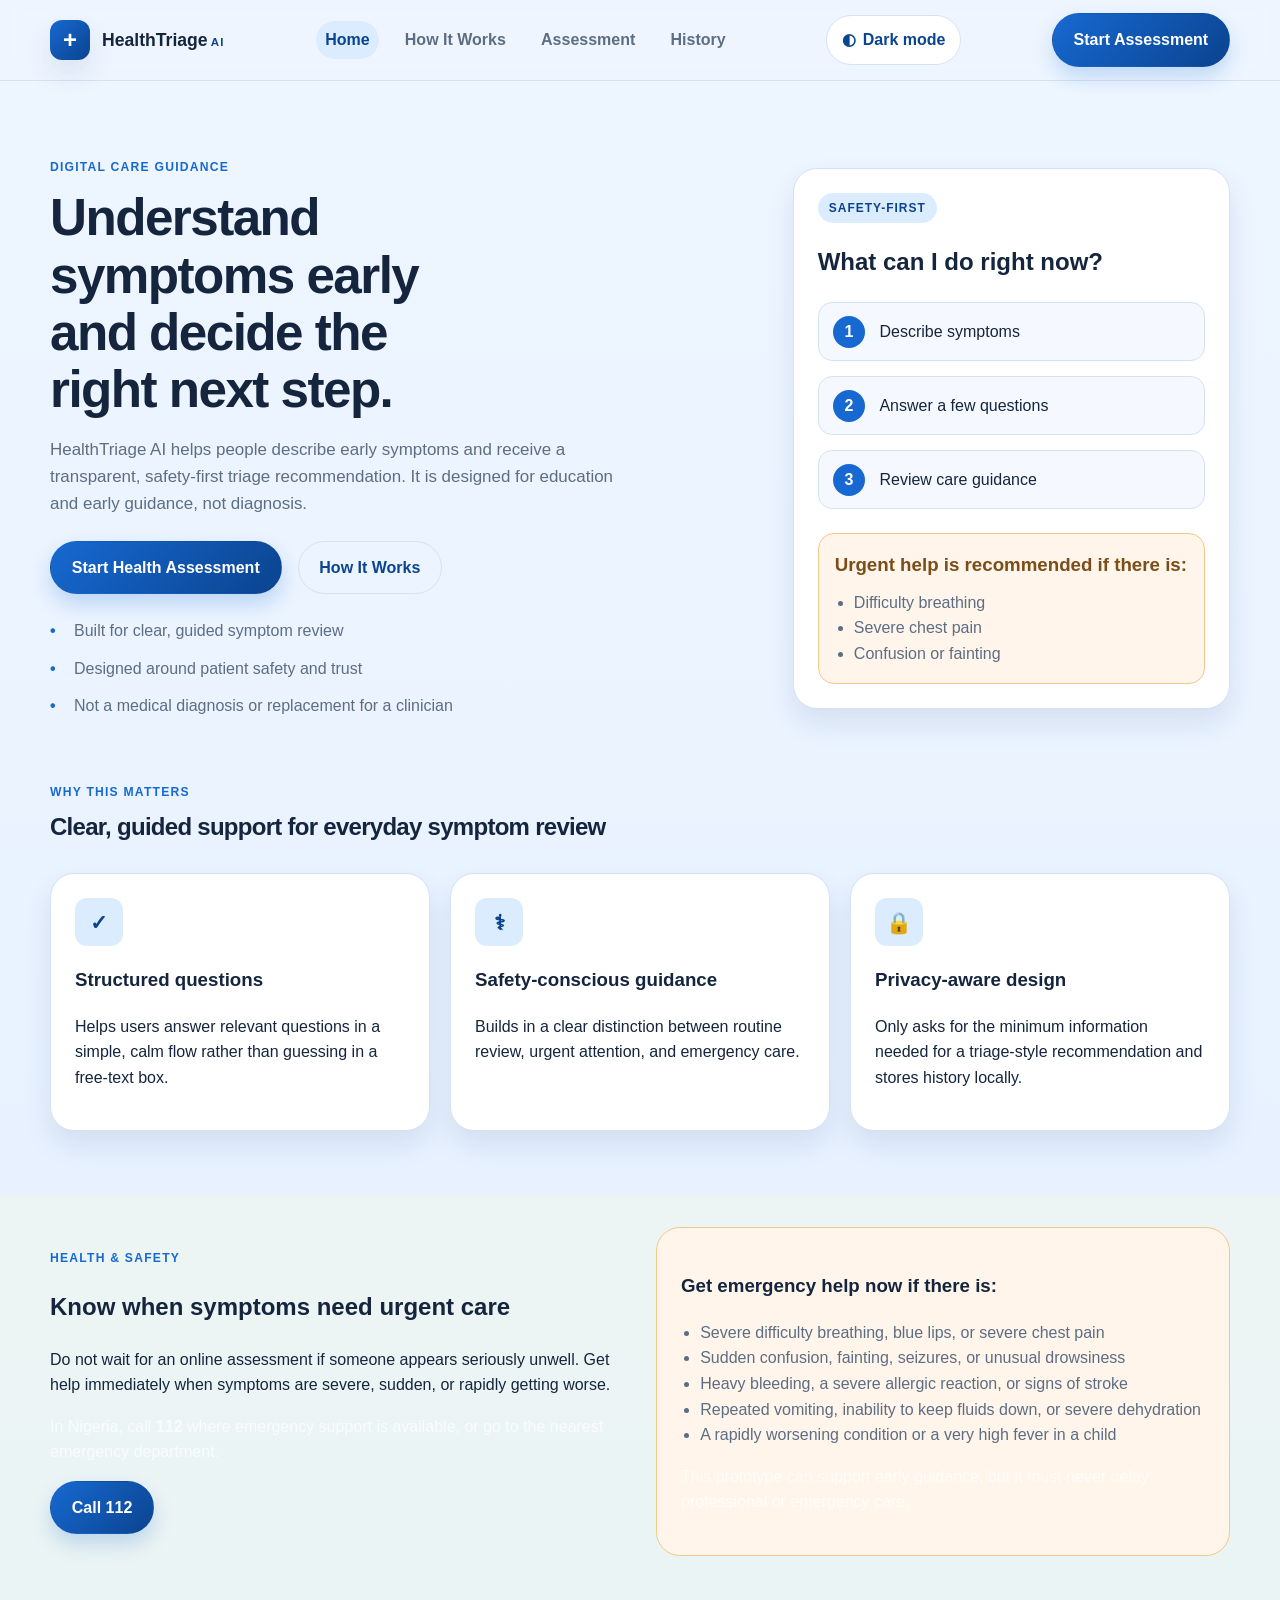
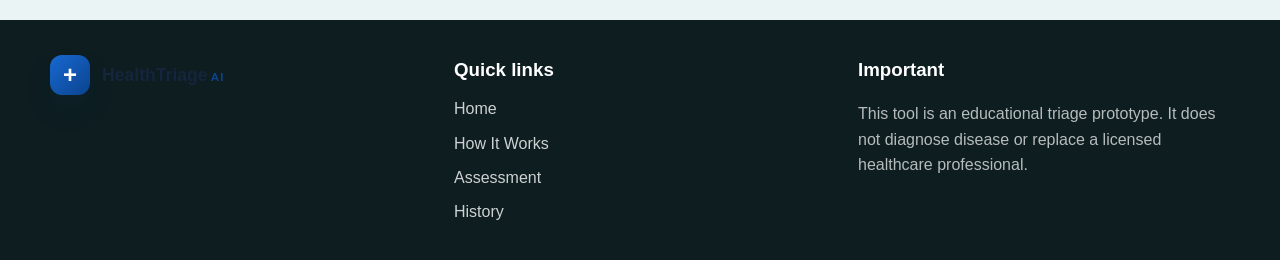
<file: index.html>
<!DOCTYPE html>
<html lang="en">
  <head>
    <meta charset="UTF-8" />
    <meta name="viewport" content="width=device-width, initial-scale=1.0" />
    <meta
      name="description"
      content="HealthTriage AI is a safe, educational triage prototype for understanding early symptoms and deciding the appropriate level of care."
    />
    <title>HealthTriage AI | Home</title>
    <link rel="stylesheet" href="style.css" />
    <script src="script.js" defer></script>
  </head>
  <body data-page="home">
    <header class="site-header">
      <div class="container nav-wrap">
        <a href="index.html" class="brand" aria-label="HealthTriage AI home">
          <span class="brand-mark">+</span>
          <span class="brand-copy">
            <strong>HealthTriage</strong>
            <small>AI</small>
          </span>
        </a>

        <nav class="main-nav" aria-label="Main navigation">
          <a href="index.html" class="active">Home</a>
          <a href="how-it-works.html">How It Works</a>
          <a href="assessment.html">Assessment</a>
          <a href="history.html">History</a>
        </nav>

        <button type="button" class="theme-toggle" aria-pressed="false" aria-label="Switch to dark mode"></button>
        <a href="assessment.html" class="button button-primary nav-cta">Start Assessment</a>
      </div>
    </header>

    <main>
      <section class="hero">
        <div class="container hero-grid">
          <div class="hero-copy">
            <p class="eyebrow">Digital care guidance</p>
            <h1>Understand symptoms early and decide the right next step.</h1>
            <p class="lead">
              HealthTriage AI helps people describe early symptoms and receive a transparent,
              safety-first triage recommendation. It is designed for education and early guidance,
              not diagnosis.
            </p>

            <div class="cta-row">
              <a href="assessment.html" class="button button-primary">Start Health Assessment</a>
              <a href="how-it-works.html" class="button button-secondary">How It Works</a>
            </div>

            <ul class="mini-trust-list" aria-label="Product safety signals">
              <li>Built for clear, guided symptom review</li>
              <li>Designed around patient safety and trust</li>
              <li>Not a medical diagnosis or replacement for a clinician</li>
            </ul>
          </div>

          <div class="hero-panel card">
            <div class="panel-callout">
              <span class="tag">Safety-first</span>
              <h2>What can I do right now?</h2>
            </div>

            <div class="mini-steps">
              <div class="mini-step">
                <strong>1</strong>
                <span>Describe symptoms</span>
              </div>
              <div class="mini-step">
                <strong>2</strong>
                <span>Answer a few questions</span>
              </div>
              <div class="mini-step">
                <strong>3</strong>
                <span>Review care guidance</span>
              </div>
            </div>

            <div class="urgent-box">
              <h3>Urgent help is recommended if there is:</h3>
              <ul>
                <li>Difficulty breathing</li>
                <li>Severe chest pain</li>
                <li>Confusion or fainting</li>
              </ul>
            </div>
          </div>
        </div>
      </section>

      <section class="section features">
        <div class="container">
          <div class="section-heading">
            <p class="eyebrow">Why this matters</p>
            <h2>Clear, guided support for everyday symptom review</h2>
          </div>

          <div class="feature-grid">
            <article class="card feature-item">
              <div class="feature-icon">✓</div>
              <h3>Structured questions</h3>
              <p>Helps users answer relevant questions in a simple, calm flow rather than guessing in a free-text box.</p>
            </article>

            <article class="card feature-item">
              <div class="feature-icon">⚕</div>
              <h3>Safety-conscious guidance</h3>
              <p>Builds in a clear distinction between routine review, urgent attention, and emergency care.</p>
            </article>

            <article class="card feature-item">
              <div class="feature-icon">🔒</div>
              <h3>Privacy-aware design</h3>
              <p>Only asks for the minimum information needed for a triage-style recommendation and stores history locally.</p>
            </article>
          </div>
        </div>
      </section>

      <section class="section alt-bg">
        <div class="container split-grid">
          <div>
            <p class="eyebrow">Health &amp; safety</p>
            <h2>Know when symptoms need urgent care</h2>
            <p>
              Do not wait for an online assessment if someone appears seriously unwell. Get help
              immediately when symptoms are severe, sudden, or rapidly getting worse.
            </p>
            <p class="small-text">
              In Nigeria, call <strong>112</strong> where emergency support is available, or go to
              the nearest emergency department.
            </p>
            <a class="button button-primary" href="tel:112">Call 112</a>
          </div>

          <div class="alert-box">
            <h3>Get emergency help now if there is:</h3>
            <ul>
              <li>Severe difficulty breathing, blue lips, or severe chest pain</li>
              <li>Sudden confusion, fainting, seizures, or unusual drowsiness</li>
              <li>Heavy bleeding, a severe allergic reaction, or signs of stroke</li>
              <li>Repeated vomiting, inability to keep fluids down, or severe dehydration</li>
              <li>A rapidly worsening condition or a very high fever in a child</li>
            </ul>
            <p class="small-text">This prototype can support early guidance, but it must never delay professional or emergency care.</p>
          </div>
        </div>
      </section>
    </main>

    <footer class="site-footer">
      <div class="container footer-grid">
        <div>
          <a href="index.html" class="brand footer-brand">
            <span class="brand-mark">+</span>
            <span class="brand-copy">
              <strong>HealthTriage</strong>
              <small>AI</small>
            </span>
          </a>
        </div>

        <div>
          <h3>Quick links</h3>
          <ul>
            <li><a href="index.html">Home</a></li>
            <li><a href="how-it-works.html">How It Works</a></li>
            <li><a href="assessment.html">Assessment</a></li>
            <li><a href="history.html">History</a></li>
          </ul>
        </div>

        <div>
          <h3>Important</h3>
          <p class="small-text">
            This tool is an educational triage prototype. It does not diagnose disease or replace a licensed healthcare professional.
          </p>
        </div>
      </div>
    </footer>
  </body>
</html>
</file>
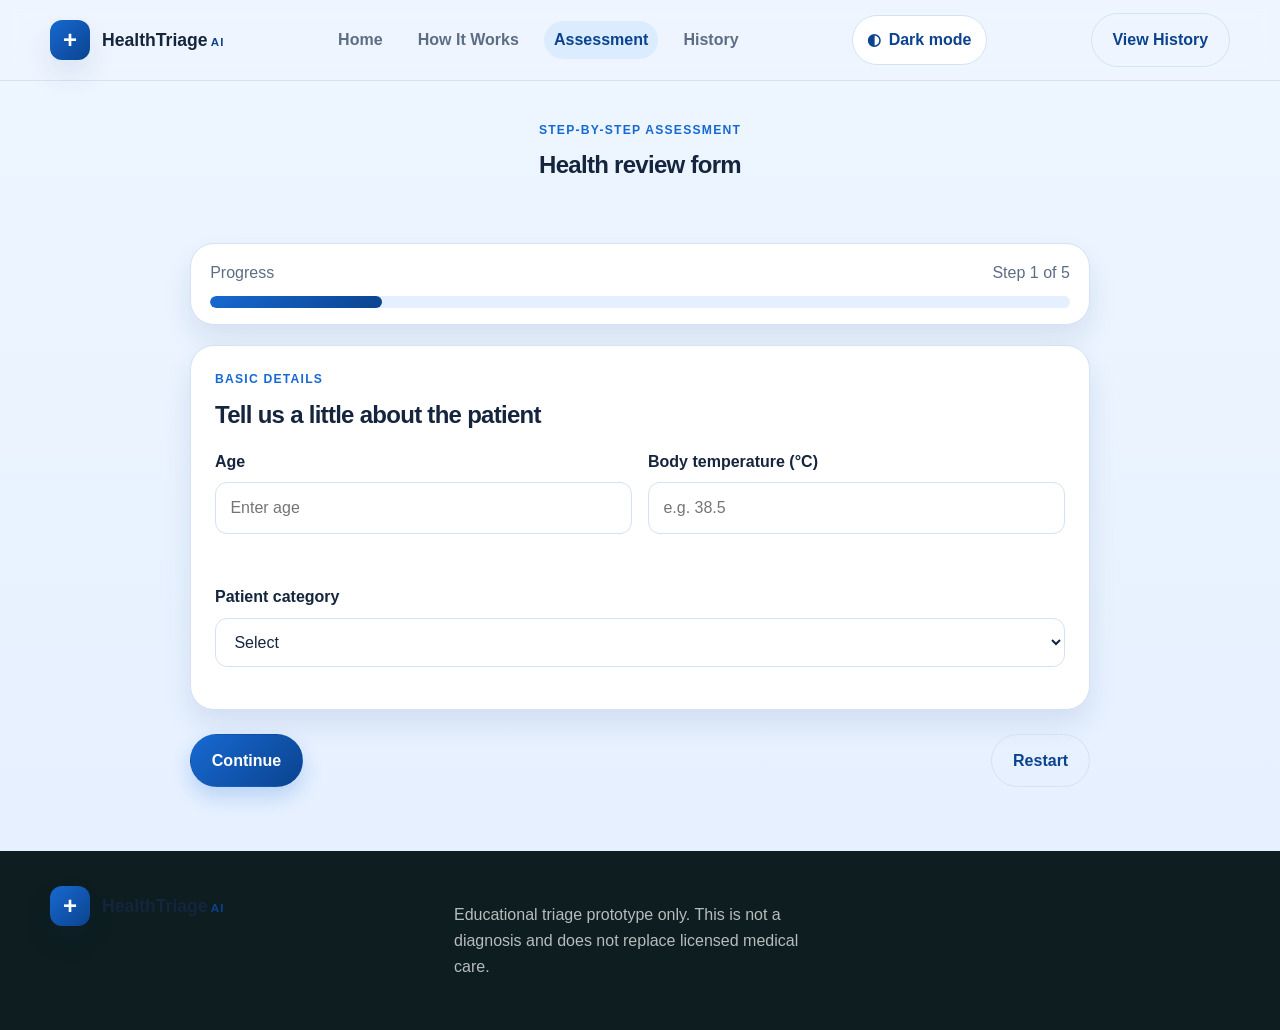
<file: assessment.html>
<!DOCTYPE html>
<html lang="en">
  <head>
    <meta charset="UTF-8" />
    <meta name="viewport" content="width=device-width, initial-scale=1.0" />
    <meta name="description" content="Complete the digital symptom assessment for a conservative triage recommendation." />
    <title>HealthTriage AI | Assessment</title>
    <link rel="stylesheet" href="style.css" />
    <script src="script.js" defer></script>
  </head>
  <body data-page="assessment">
    <header class="site-header">
      <div class="container nav-wrap">
        <a href="index.html" class="brand" aria-label="HealthTriage AI home">
          <span class="brand-mark">+</span>
          <span class="brand-copy">
            <strong>HealthTriage</strong>
            <small>AI</small>
          </span>
        </a>

        <nav class="main-nav" aria-label="Main navigation">
          <a href="index.html">Home</a>
          <a href="how-it-works.html">How It Works</a>
          <a href="assessment.html" class="active">Assessment</a>
          <a href="history.html">History</a>
        </nav>

        <button type="button" class="theme-toggle" aria-pressed="false" aria-label="Switch to dark mode"></button>
        <a href="history.html" class="button button-secondary nav-cta">View History</a>
      </div>
    </header>

    <main>
      <section class="page-hero small-hero">
        <div class="container narrow">
          <p class="eyebrow">Step-by-step assessment</p>
          <h1>Health review form</h1>
        </div>
      </section>

      <section class="section">
        <div class="container form-shell">
          <div class="assessment-progress card">
            <div class="progress-row">
              <span class="progress-label">Progress</span>
              <span id="progressText">Step 1 of 5</span>
            </div>
            <div class="progress-bar" aria-hidden="true">
              <span id="progressFill"></span>
            </div>
          </div>

          <form id="assessmentForm" novalidate>
            <div id="formStatus" class="form-status" aria-live="polite"></div>

            <section class="step-panel active" data-step="1">
              <div class="panel-header">
                <p class="eyebrow">Basic details</p>
                <h2>Tell us a little about the patient</h2>
              </div>

              <div class="field-grid two-col">
                <div class="field">
                  <label for="age">Age</label>
                  <input id="age" name="age" type="number" min="0" max="120" placeholder="Enter age" required />
                  <small class="field-error" data-error-for="age"></small>
                </div>

                <div class="field">
                  <label for="temperature">Body temperature (°C)</label>
                  <input id="temperature" name="temperature" type="number" min="34" max="45" step="0.1" placeholder="e.g. 38.5" required />
                  <small class="field-error" data-error-for="temperature"></small>
                </div>
              </div>

              <div class="field">
                <label for="gender">Patient category</label>
                <select id="gender" name="gender">
                  <option value="">Select</option>
                  <option value="adult">Adult</option>
                  <option value="child">Child</option>
                  <option value="pregnant">Pregnant person</option>
                  <option value="older-adult">Older adult</option>
                </select>
              </div>
            </section>

            <section class="step-panel" data-step="2">
              <div class="panel-header">
                <p class="eyebrow">Main symptoms</p>
                <h2>Which symptoms are currently present?</h2>
              </div>

              <div class="check-grid">
                <label class="option-card"><input type="checkbox" name="symptoms" value="fever" /> <span>Fever</span></label>
                <label class="option-card"><input type="checkbox" name="symptoms" value="cough" /> <span>Cough</span></label>
                <label class="option-card"><input type="checkbox" name="symptoms" value="fatigue" /> <span>Fatigue / weakness</span></label>
                <label class="option-card"><input type="checkbox" name="symptoms" value="headache" /> <span>Headache</span></label>
                <label class="option-card"><input type="checkbox" name="symptoms" value="vomiting" /> <span>Vomiting</span></label>
                <label class="option-card"><input type="checkbox" name="symptoms" value="diarrhoea" /> <span>Diarrhoea</span></label>
                <label class="option-card"><input type="checkbox" name="symptoms" value="shortness-of-breath" /> <span>Shortness of breath</span></label>
                <label class="option-card"><input type="checkbox" name="symptoms" value="chest-pain" /> <span>Chest pain</span></label>
              </div>
              <small class="field-error" data-error-for="symptoms"></small>
            </section>

            <section class="step-panel" data-step="3">
              <div class="panel-header">
                <p class="eyebrow">Symptom details</p>
                <h2>How long and how severe are the symptoms?</h2>
              </div>

              <div class="field">
                <label for="duration">How long have symptoms been present?</label>
                <select id="duration" name="duration" required>
                  <option value="">Select duration</option>
                  <option value="less-than-24-hours">Less than 24 hours</option>
                  <option value="1-to-3-days">1 to 3 days</option>
                  <option value="4-to-7-days">4 to 7 days</option>
                  <option value="more-than-7-days">More than 7 days</option>
                  <option value="several-weeks">Several weeks</option>
                </select>
                <small class="field-error" data-error-for="duration"></small>
              </div>

              <div class="field">
                <label>Overall severity</label>
                <div class="radio-stack">
                  <label class="option-row"><input type="radio" name="severity" value="mild" /> <span>Mild</span></label>
                  <label class="option-row"><input type="radio" name="severity" value="moderate" /> <span>Moderate</span></label>
                  <label class="option-row"><input type="radio" name="severity" value="severe" /> <span>Severe</span></label>
                </div>
                <small class="field-error" data-error-for="severity"></small>
              </div>
            </section>

            <section class="step-panel" data-step="4">
              <div class="panel-header">
                <p class="eyebrow">Urgent warning signs</p>
                <h2>Are any of these warning signs present?</h2>
              </div>

              <div class="check-grid">
                <label class="option-card"><input type="checkbox" name="warningSigns" value="breathing" /> <span>Difficulty breathing</span></label>
                <label class="option-card"><input type="checkbox" name="warningSigns" value="confusion" /> <span>Confusion</span></label>
                <label class="option-card"><input type="checkbox" name="warningSigns" value="fainting" /> <span>Fainting</span></label>
                <label class="option-card"><input type="checkbox" name="warningSigns" value="severe-dehydration" /> <span>Severe dehydration</span></label>
                <label class="option-card"><input type="checkbox" name="warningSigns" value="severe-pain" /> <span>Severe pain</span></label>
                <label class="option-card"><input type="checkbox" name="warningSigns" value="bleeding" /> <span>Severe bleeding</span></label>
              </div>
            </section>

            <section class="step-panel" data-step="5">
              <div class="panel-header">
                <p class="eyebrow">Review</p>
                <h2>Check your summary before submitting</h2>
              </div>

              <div class="review-box card">
                <div id="reviewSummary"></div>
              </div>

              <div class="field">
                <label for="notes">Anything else important to mention?</label>
                <textarea id="notes" name="notes" rows="4" placeholder="Optional: recent travel, allergies, pregnancy, chronic conditions, or other concerns."></textarea>
              </div>
            </section>

            <div class="form-actions">
              <button type="button" id="backBtn" class="button button-secondary hidden">Back</button>
              <button type="button" id="nextBtn" class="button button-primary">Continue</button>
              <button type="submit" id="submitBtn" class="button button-primary hidden">Submit Assessment</button>
              <button type="button" id="restartAssessmentBtn" class="button button-secondary">Restart</button>
            </div>
          </form>
        </div>
      </section>
    </main>

    <footer class="site-footer">
      <div class="container footer-grid">
        <div>
          <a href="index.html" class="brand footer-brand">
            <span class="brand-mark">+</span>
            <span class="brand-copy">
              <strong>HealthTriage</strong>
              <small>AI</small>
            </span>
          </a>
        </div>
        <div>
          <p class="small-text">Educational triage prototype only. This is not a diagnosis and does not replace licensed medical care.</p>
        </div>
      </div>
    </footer>
  </body>
</html>
</file>
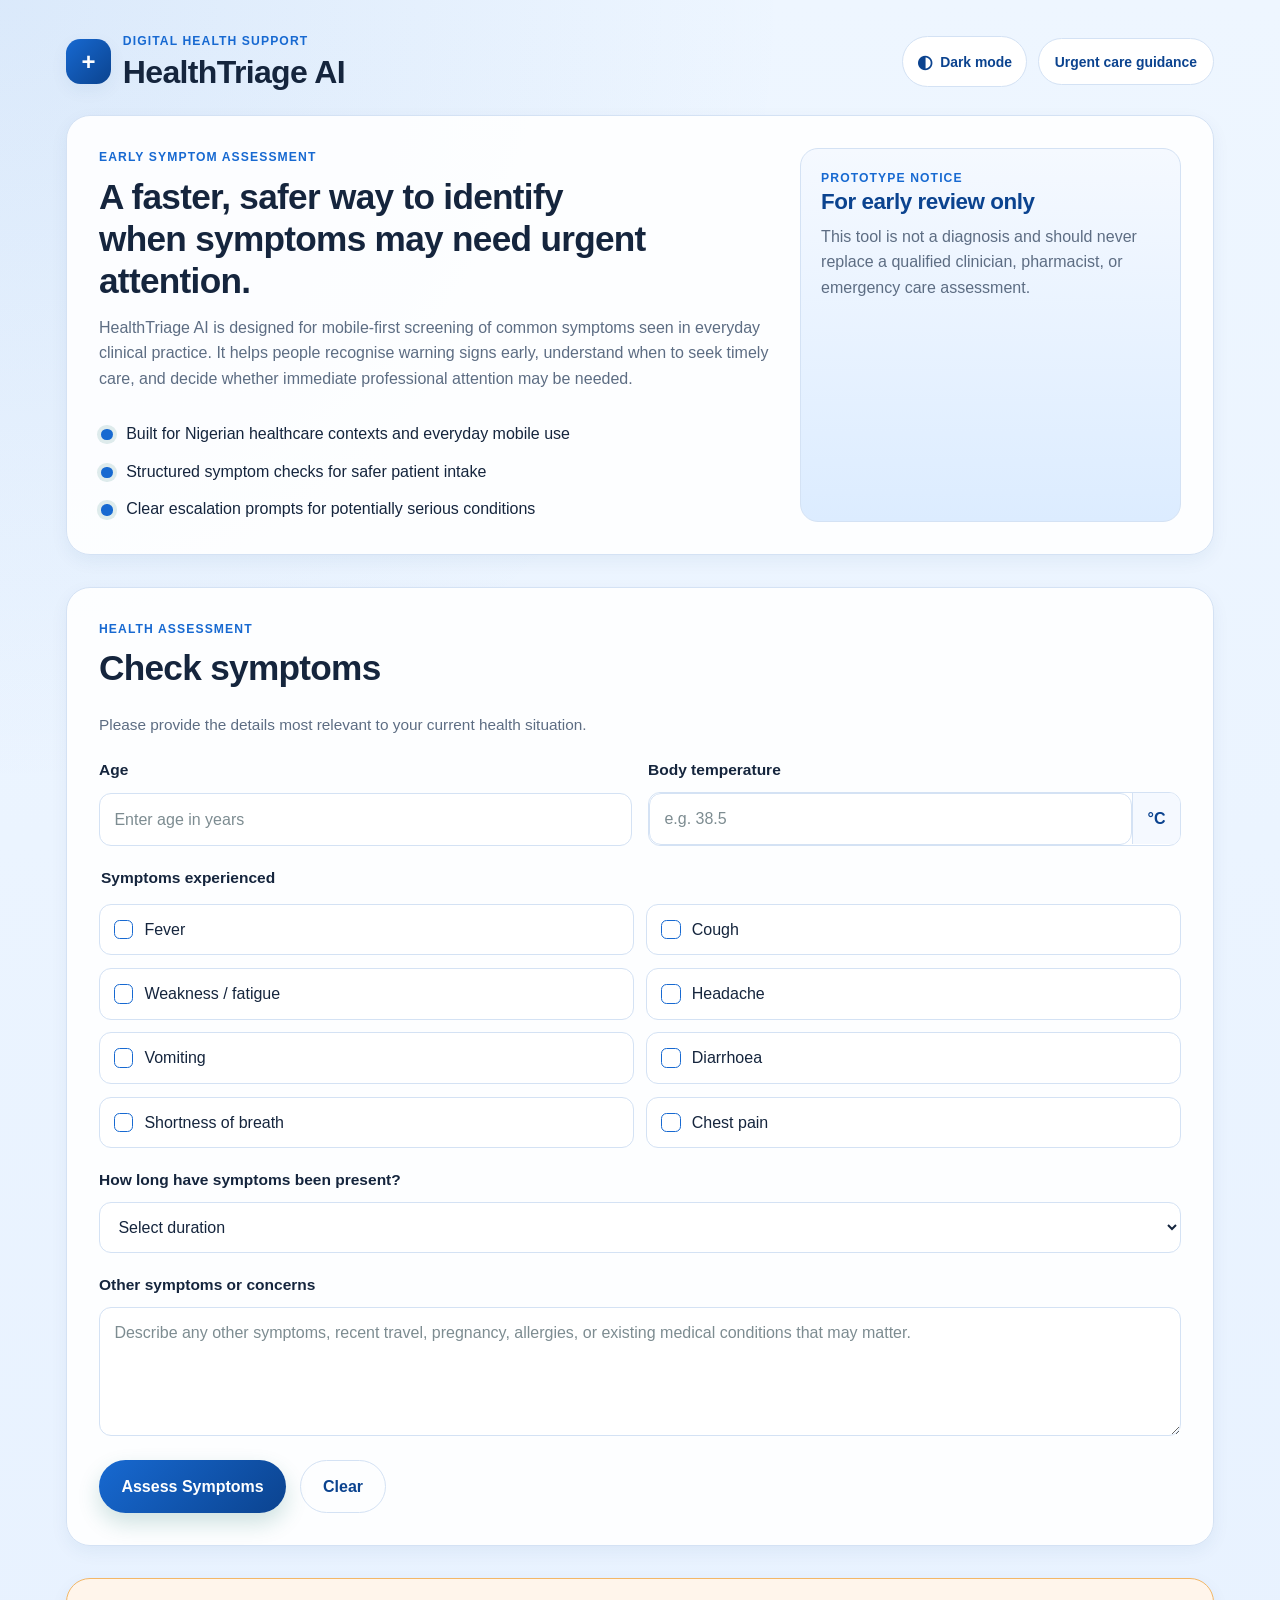
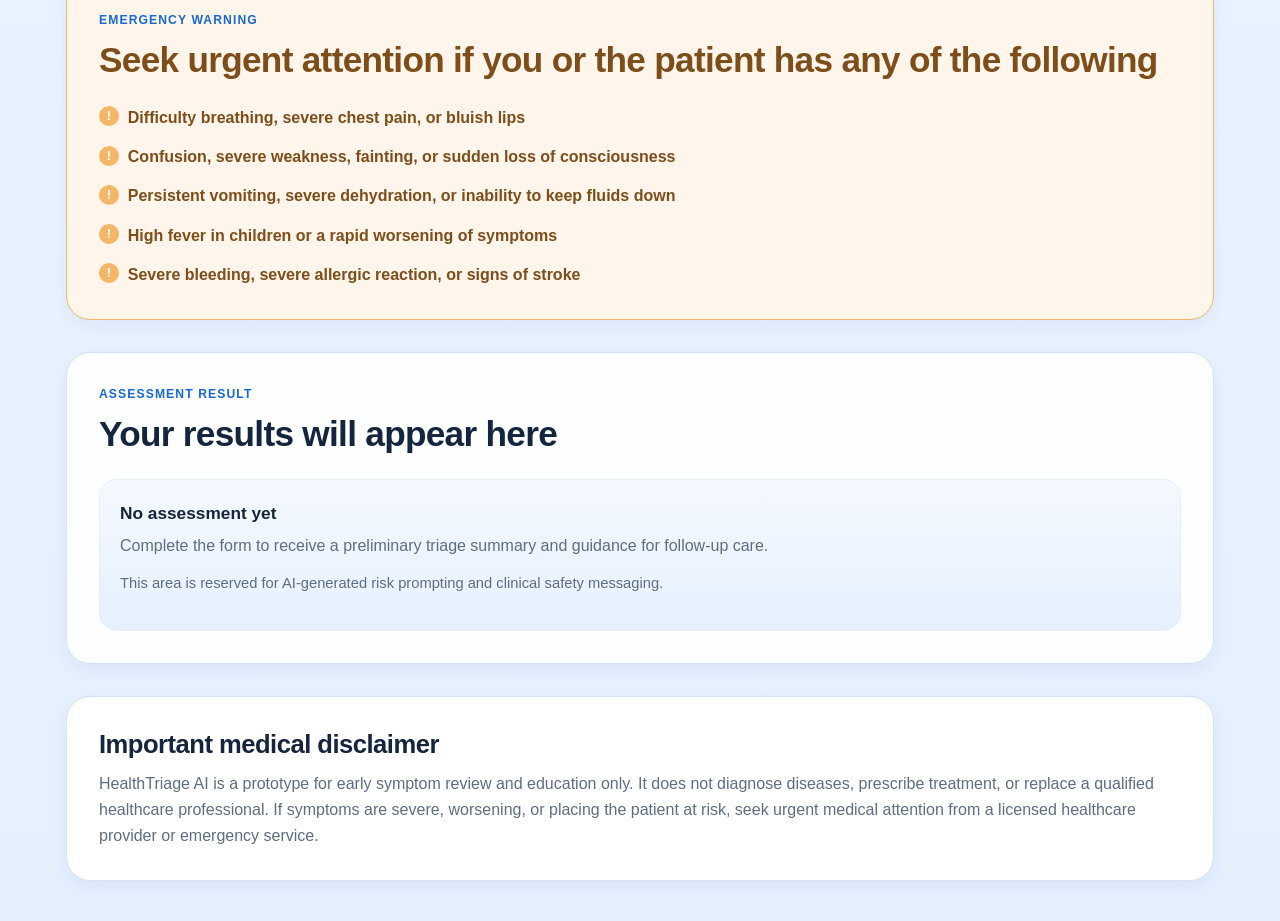
<file: Health_ai.html>
<!DOCTYPE html>
<html lang="en">
  <head>
    <meta charset="UTF-8" />
    <meta name="viewport" content="width=device-width, initial-scale=1.0" />
    <meta
      name="description"
      content="HealthTriage AI helps users assess early symptoms and identify when to seek urgent healthcare attention."
    />
    <title>HealthTriage AI</title>
    <link rel="stylesheet" href="Health_ai.css" />
    <script src="Health_ai.js" defer></script>
  </head>
  <body>
    <div class="page-shell">
      <!-- ========================= HEADER ========================= -->
      <header class="topbar" aria-label="Primary site header">
        <div class="brand" aria-label="HealthTriage AI home">
          <div class="brand-mark" aria-hidden="true">+</div>
          <div class="brand-text">
            <p class="eyebrow">Digital health support</p>
            <h1>HealthTriage AI</h1>
          </div>
        </div>
        <div class="topbar-actions">
          <button class="mode-toggle" id="mode-toggle" type="button" aria-pressed="false" aria-label="Switch to dark mode">
            <span class="mode-icon" aria-hidden="true">◐</span>
            <span class="mode-label">Dark mode</span>
          </button>
          <a class="topbar-link" href="#emergency-warning">Urgent care guidance</a>
        </div>
      </header>

      <!-- ========================= MAIN CONTENT ========================= -->
      <main class="app-layout">
        <!-- HERO / INTRODUCTION -->
        <section class="intro-panel" aria-labelledby="intro-heading">
          <div class="intro-copy">
            <p class="section-tag">Early symptom assessment</p>
            <h2 id="intro-heading">A faster, safer way to identify when symptoms may need urgent attention.</h2>
            <p>
              HealthTriage AI is designed for mobile-first screening of common symptoms seen in everyday clinical practice.
              It helps people recognise warning signs early, understand when to seek timely care, and decide whether
              immediate professional attention may be needed.
            </p>
            <ul class="trust-points" aria-label="Key product features">
              <li>Built for Nigerian healthcare contexts and everyday mobile use</li>
              <li>Structured symptom checks for safer patient intake</li>
              <li>Clear escalation prompts for potentially serious conditions</li>
            </ul>
          </div>

          <aside class="info-card" aria-label="Prototype notice">
            <p class="card-label">Prototype notice</p>
            <h3>For early review only</h3>
            <p>
              This tool is not a diagnosis and should never replace a qualified clinician, pharmacist, or emergency care assessment.
            </p>
          </aside>
        </section>

        <!-- ASSESSMENT FORM -->
        <section class="triage-panel" aria-labelledby="assessment-title">
          <div class="panel-header">
            <p class="section-tag">Health assessment</p>
            <h2 id="assessment-title">Check symptoms</h2>
          </div>

          <form id="triage-form" aria-describedby="form-guidance">
            <p id="form-guidance" class="form-guidance">
              Please provide the details most relevant to your current health situation.
            </p>

            <div class="form-grid">
              <div class="field">
                <label for="age">Age</label>
                <input
                  id="age"
                  name="age"
                  type="number"
                  min="0"
                  max="120"
                  step="1"
                  placeholder="Enter age in years"
                  required
                />
              </div>

              <div class="field">
                <label for="temperature">Body temperature</label>
                <div class="input-with-unit">
                  <input
                    id="temperature"
                    name="temperature"
                    type="number"
                    min="34"
                    max="45"
                    step="0.1"
                    placeholder="e.g. 38.5"
                    required
                  />
                  <span aria-hidden="true">°C</span>
                </div>
              </div>
            </div>

            <fieldset class="symptom-fieldset">
              <legend>Symptoms experienced</legend>
              <div class="symptom-grid" role="group" aria-labelledby="symptom-legend">
                <label class="symptom-option">
                  <input type="checkbox" name="symptoms" value="fever" />
                  <span>Fever</span>
                </label>
                <label class="symptom-option">
                  <input type="checkbox" name="symptoms" value="cough" />
                  <span>Cough</span>
                </label>
                <label class="symptom-option">
                  <input type="checkbox" name="symptoms" value="fatigue" />
                  <span>Weakness / fatigue</span>
                </label>
                <label class="symptom-option">
                  <input type="checkbox" name="symptoms" value="headache" />
                  <span>Headache</span>
                </label>
                <label class="symptom-option">
                  <input type="checkbox" name="symptoms" value="vomiting" />
                  <span>Vomiting</span>
                </label>
                <label class="symptom-option">
                  <input type="checkbox" name="symptoms" value="diarrhoea" />
                  <span>Diarrhoea</span>
                </label>
                <label class="symptom-option">
                  <input type="checkbox" name="symptoms" value="breathing" />
                  <span>Shortness of breath</span>
                </label>
                <label class="symptom-option">
                  <input type="checkbox" name="symptoms" value="chest-pain" />
                  <span>Chest pain</span>
                </label>
              </div>
            </fieldset>

            <div class="field">
              <label for="duration">How long have symptoms been present?</label>
              <select id="duration" name="duration" required>
                <option value="">Select duration</option>
                <option value="less-than-24h">Less than 24 hours</option>
                <option value="1-3-days">1 to 3 days</option>
                <option value="4-7-days">4 to 7 days</option>
                <option value="more-than-7-days">More than 7 days</option>
                <option value="several-weeks">Several weeks</option>
              </select>
            </div>

            <div class="field">
              <label for="other-symptoms">Other symptoms or concerns</label>
              <textarea
                id="other-symptoms"
                name="other-symptoms"
                rows="4"
                placeholder="Describe any other symptoms, recent travel, pregnancy, allergies, or existing medical conditions that may matter."
              ></textarea>
            </div>

            <div class="action-row">
              <button type="submit" class="primary-button">Assess Symptoms</button>
              <button type="reset" class="secondary-button">Clear</button>
            </div>
          </form>
        </section>

        <!-- EMERGENCY WARNING -->
        <section class="warning-panel" id="emergency-warning" aria-labelledby="warning-title">
          <div class="panel-header">
            <p class="section-tag">Emergency warning</p>
            <h2 id="warning-title">Seek urgent attention if you or the patient has any of the following</h2>
          </div>

          <ul class="warning-list" aria-label="Emergency warning symptoms">
            <li>Difficulty breathing, severe chest pain, or bluish lips</li>
            <li>Confusion, severe weakness, fainting, or sudden loss of consciousness</li>
            <li>Persistent vomiting, severe dehydration, or inability to keep fluids down</li>
            <li>High fever in children or a rapid worsening of symptoms</li>
            <li>Severe bleeding, severe allergic reaction, or signs of stroke</li>
          </ul>
        </section>

        <!-- RESULTS AREA -->
        <section class="results-panel" aria-live="polite" aria-labelledby="results-title">
          <div class="panel-header">
            <p class="section-tag">Assessment result</p>
            <h2 id="results-title">Your results will appear here</h2>
          </div>

          <div class="result-empty" aria-live="polite">
            <p class="empty-title">No assessment yet</p>
            <p>
              Complete the form to receive a preliminary triage summary and guidance for follow-up care.
            </p>
            <p class="muted">This area is reserved for AI-generated risk prompting and clinical safety messaging.</p>
          </div>
        </section>

        <!-- DISCLAIMER -->
        <footer class="disclaimer" aria-labelledby="disclaimer-title">
          <h2 id="disclaimer-title">Important medical disclaimer</h2>
          <p>
            HealthTriage AI is a prototype for early symptom review and education only. It does not diagnose diseases,
            prescribe treatment, or replace a qualified healthcare professional. If symptoms are severe, worsening, or
            placing the patient at risk, seek urgent medical attention from a licensed healthcare provider or emergency service.
          </p>
        </footer>
      </main>
    </div>
  </body>
</html>
</file>
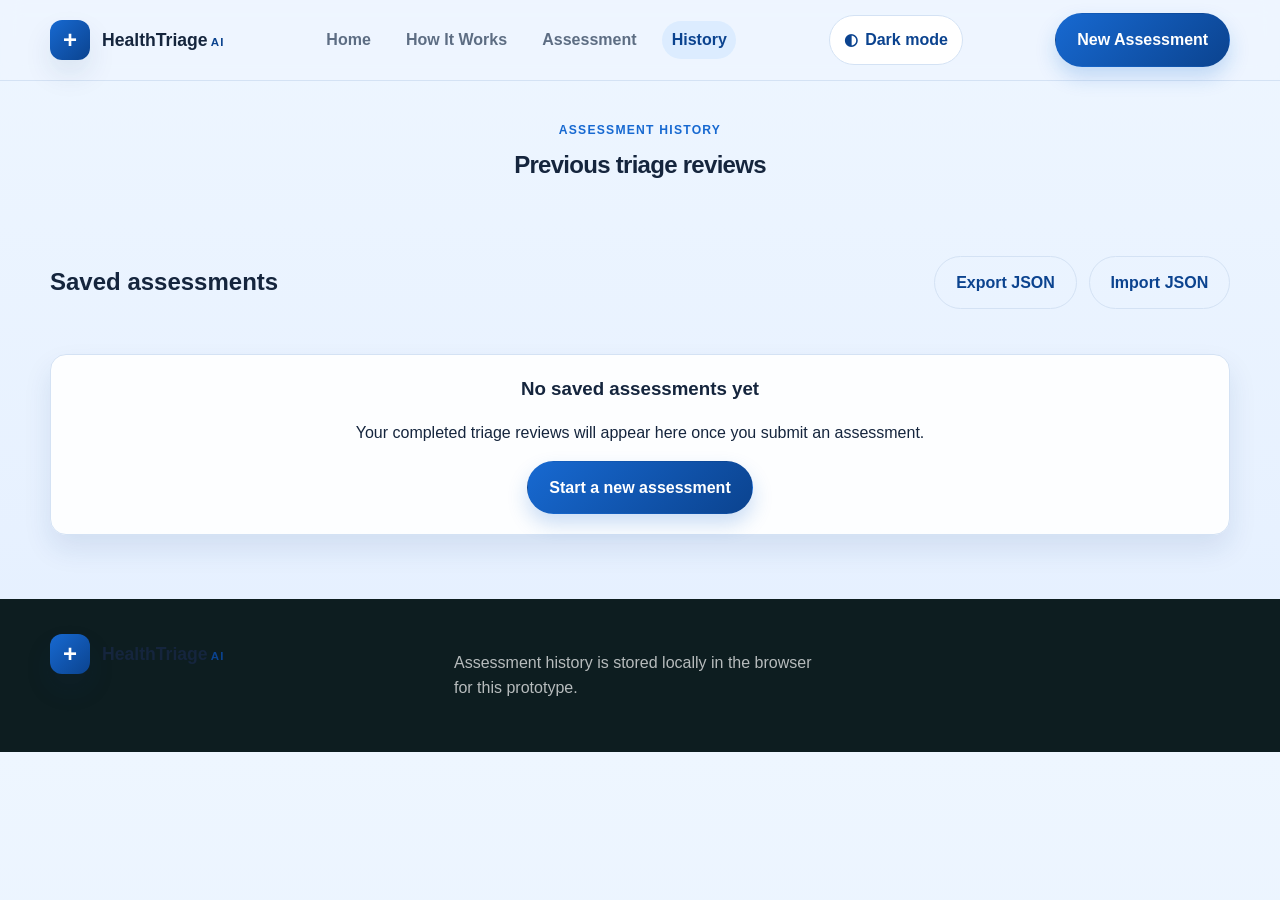
<file: history.html>
<!DOCTYPE html>
<html lang="en">
  <head>
    <meta charset="UTF-8" />
    <meta name="viewport" content="width=device-width, initial-scale=1.0" />
    <meta name="description" content="View previous HealthTriage AI assessment history stored locally in the browser." />
    <title>HealthTriage AI | History</title>
    <link rel="stylesheet" href="style.css" />
    <script src="script.js" defer></script>
  </head>
  <body data-page="history">
    <header class="site-header">
      <div class="container nav-wrap">
        <a href="index.html" class="brand" aria-label="HealthTriage AI home">
          <span class="brand-mark">+</span>
          <span class="brand-copy">
            <strong>HealthTriage</strong>
            <small>AI</small>
          </span>
        </a>

        <nav class="main-nav" aria-label="Main navigation">
          <a href="index.html">Home</a>
          <a href="how-it-works.html">How It Works</a>
          <a href="assessment.html">Assessment</a>
          <a href="history.html" class="active">History</a>
        </nav>

        <button type="button" class="theme-toggle" aria-pressed="false" aria-label="Switch to dark mode"></button>
        <a href="assessment.html" class="button button-primary nav-cta">New Assessment</a>
      </div>
    </header>

    <main>
      <section class="page-hero small-hero">
        <div class="container narrow">
          <p class="eyebrow">Assessment history</p>
          <h1>Previous triage reviews</h1>
        </div>
      </section>

      <section class="section">
        <div class="container">
          <div id="historyContainer" class="history-list"></div>
        </div>
      </section>
    </main>

    <footer class="site-footer">
      <div class="container footer-grid">
        <div>
          <a href="index.html" class="brand footer-brand">
            <span class="brand-mark">+</span>
            <span class="brand-copy">
              <strong>HealthTriage</strong>
              <small>AI</small>
            </span>
          </a>
        </div>
        <div>
          <p class="small-text">Assessment history is stored locally in the browser for this prototype.</p>
        </div>
      </div>
    </footer>
  </body>
</html>
</file>
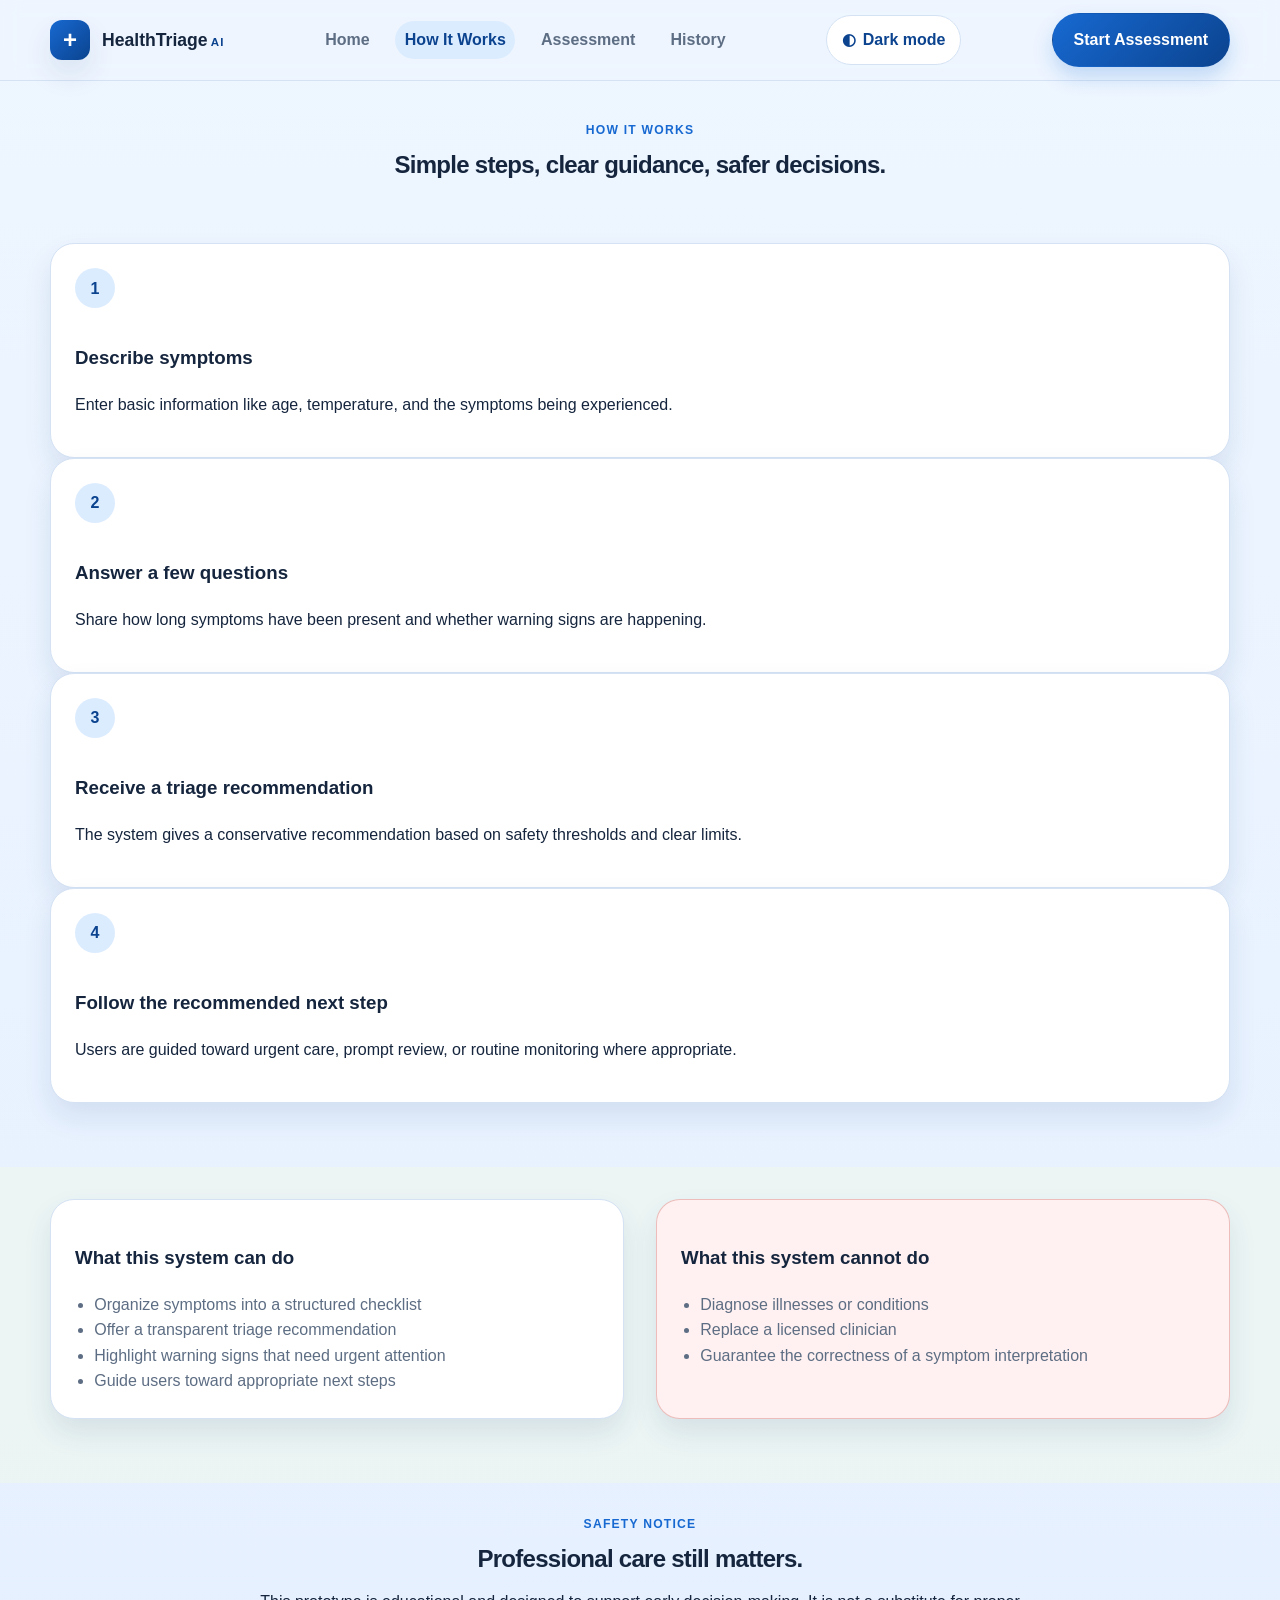
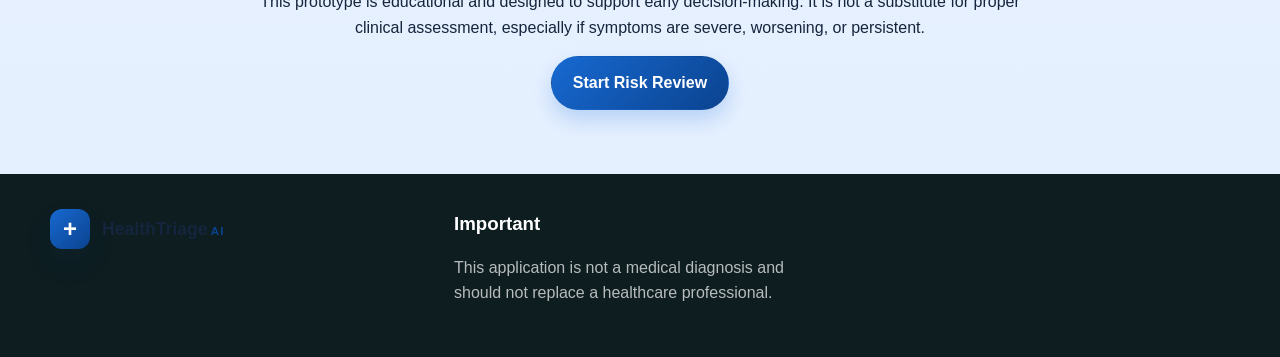
<file: how-it-works.html>
<!DOCTYPE html>
<html lang="en">
  <head>
    <meta charset="UTF-8" />
    <meta name="viewport" content="width=device-width, initial-scale=1.0" />
    <meta name="description" content="Learn how the HealthTriage AI assessment works and what it can and cannot do." />
    <title>HealthTriage AI | How It Works</title>
    <link rel="stylesheet" href="style.css" />
    <script src="script.js" defer></script>
  </head>
  <body data-page="how-it-works">
    <header class="site-header">
      <div class="container nav-wrap">
        <a href="index.html" class="brand" aria-label="HealthTriage AI home">
          <span class="brand-mark">+</span>
          <span class="brand-copy">
            <strong>HealthTriage</strong>
            <small>AI</small>
          </span>
        </a>

        <nav class="main-nav" aria-label="Main navigation">
          <a href="index.html">Home</a>
          <a href="how-it-works.html" class="active">How It Works</a>
          <a href="assessment.html">Assessment</a>
          <a href="history.html">History</a>
        </nav>

        <button type="button" class="theme-toggle" aria-pressed="false" aria-label="Switch to dark mode"></button>
        <a href="assessment.html" class="button button-primary nav-cta">Start Assessment</a>
      </div>
    </header>

    <main>
      <section class="page-hero small-hero">
        <div class="container narrow">
          <p class="eyebrow">How it works</p>
          <h1>Simple steps, clear guidance, safer decisions.</h1>
        </div>
      </section>

      <section class="section">
        <div class="container process-grid">
          <article class="card process-card">
            <span class="step-badge">1</span>
            <h3>Describe symptoms</h3>
            <p>Enter basic information like age, temperature, and the symptoms being experienced.</p>
          </article>

          <article class="card process-card">
            <span class="step-badge">2</span>
            <h3>Answer a few questions</h3>
            <p>Share how long symptoms have been present and whether warning signs are happening.</p>
          </article>

          <article class="card process-card">
            <span class="step-badge">3</span>
            <h3>Receive a triage recommendation</h3>
            <p>The system gives a conservative recommendation based on safety thresholds and clear limits.</p>
          </article>

          <article class="card process-card">
            <span class="step-badge">4</span>
            <h3>Follow the recommended next step</h3>
            <p>Users are guided toward urgent care, prompt review, or routine monitoring where appropriate.</p>
          </article>
        </div>
      </section>

      <section class="section alt-bg">
        <div class="container info-grid">
          <div class="card info-card">
            <h3>What this system can do</h3>
            <ul>
              <li>Organize symptoms into a structured checklist</li>
              <li>Offer a transparent triage recommendation</li>
              <li>Highlight warning signs that need urgent attention</li>
              <li>Guide users toward appropriate next steps</li>
            </ul>
          </div>

          <div class="card info-card warning-card">
            <h3>What this system cannot do</h3>
            <ul>
              <li>Diagnose illnesses or conditions</li>
              <li>Replace a licensed clinician</li>
              <li>Guarantee the correctness of a symptom interpretation</li>
            </ul>
          </div>
        </div>
      </section>

      <section class="section">
        <div class="container narrow center-content">
          <p class="eyebrow">Safety notice</p>
          <h2>Professional care still matters.</h2>
          <p>
            This prototype is educational and designed to support early decision-making. It is not a substitute for proper clinical assessment,
            especially if symptoms are severe, worsening, or persistent.
          </p>
          <a href="assessment.html" class="button button-primary">Start Risk Review</a>
        </div>
      </section>
    </main>

    <footer class="site-footer">
      <div class="container footer-grid">
        <div>
          <a href="index.html" class="brand footer-brand">
            <span class="brand-mark">+</span>
            <span class="brand-copy">
              <strong>HealthTriage</strong>
              <small>AI</small>
            </span>
          </a>
        </div>
        <div>
          <h3>Important</h3>
          <p class="small-text">This application is not a medical diagnosis and should not replace a healthcare professional.</p>
        </div>
      </div>
    </footer>
  </body>
</html>
</file>
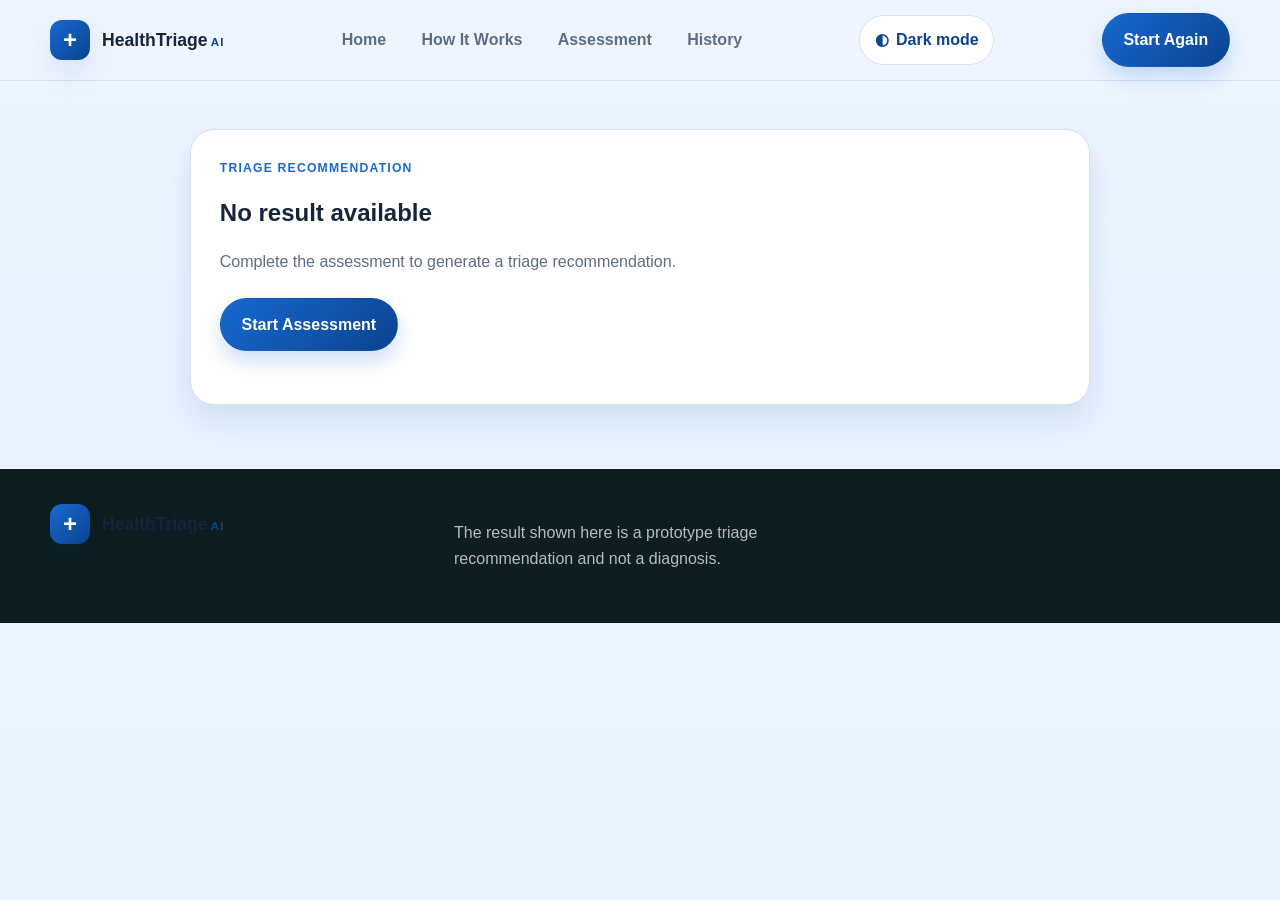
<file: results.html>
<!DOCTYPE html>
<html lang="en">
  <head>
    <meta charset="UTF-8" />
    <meta name="viewport" content="width=device-width, initial-scale=1.0" />
    <meta name="description" content="Triage result summary from the HealthTriage AI assessment prototype." />
    <title>HealthTriage AI | Triage Results</title>
    <link rel="stylesheet" href="style.css" />
    <script src="script.js" defer></script>
  </head>
  <body data-page="results">
    <header class="site-header">
      <div class="container nav-wrap">
        <a href="index.html" class="brand" aria-label="HealthTriage AI home">
          <span class="brand-mark">+</span>
          <span class="brand-copy">
            <strong>HealthTriage</strong>
            <small>AI</small>
          </span>
        </a>

        <nav class="main-nav" aria-label="Main navigation">
          <a href="index.html">Home</a>
          <a href="how-it-works.html">How It Works</a>
          <a href="assessment.html">Assessment</a>
          <a href="history.html">History</a>
        </nav>

        <button type="button" class="theme-toggle" aria-pressed="false" aria-label="Switch to dark mode"></button>
        <a href="assessment.html" class="button button-primary nav-cta">Start Again</a>
      </div>
    </header>

    <main>
      <section class="section result-section">
        <div class="container result-wrap">
          <div id="resultContainer" class="card result-card">
            <p class="eyebrow">Triage recommendation</p>
            <h1>Loading result...</h1>
          </div>
        </div>
      </section>
    </main>

    <footer class="site-footer">
      <div class="container footer-grid">
        <div>
          <a href="index.html" class="brand footer-brand">
            <span class="brand-mark">+</span>
            <span class="brand-copy">
              <strong>HealthTriage</strong>
              <small>AI</small>
            </span>
          </a>
        </div>
        <div>
          <p class="small-text">The result shown here is a prototype triage recommendation and not a diagnosis.</p>
        </div>
      </div>
    </footer>
  </body>
</html>
</file>
<file: style.css>
:root {
  --bg: #eef6ff;
  --bg-strong: #e4efff;
  --surface: #ffffff;
  --surface-alt: #f5f9ff;
  --input-bg: #ffffff;
  --primary: #1769d1;
  --primary-dark: #0b438f;
  --primary-soft: #dcecff;
  --text: #15253d;
  --muted: #5d6d83;
  --border: #d4e2f4;
  --warning-bg: #fff5eb;
  --warning-border: #f2c88b;
  --warning-text: #7b4d18;
  --danger: #b42318;
  --danger-soft: #fff1f1;
  --success: #0a875d;
  --urgent: #8a4b00;
  --focus-ring: rgba(23, 105, 209, 0.28);
  --shadow: 0 14px 28px rgba(20, 61, 113, 0.1);
  --radius-lg: 24px;
  --radius-md: 16px;
  --radius-sm: 12px;
  --max-width: 1180px;
}

* {
  box-sizing: border-box;
}

html {
  scroll-behavior: smooth;
}

body {
  margin: 0;
  font-family: "Segoe UI", Arial, sans-serif;
  background: linear-gradient(180deg, var(--bg) 0%, var(--bg-strong) 100%);
  color: var(--text);
  line-height: 1.6;
}

img {
  max-width: 100%;
  display: block;
}

a {
  color: inherit;
  text-decoration: none;
}

button,
input,
select,
textarea {
  font: inherit;
}

button,
input,
select,
textarea,
label {
  transition: 0.2s ease;
}

:focus-visible {
  outline: 3px solid var(--focus-ring);
  outline-offset: 3px;
}

.container {
  width: min(var(--max-width), calc(100% - 2rem));
  margin: 0 auto;
}

.site-header {
  position: sticky;
  top: 0;
  z-index: 20;
  backdrop-filter: blur(10px);
  background: color-mix(in srgb, var(--bg) 90%, transparent);
  border-bottom: 1px solid var(--border);
}

.nav-wrap {
  display: flex;
  align-items: center;
  justify-content: space-between;
  gap: 1rem;
  min-height: 80px;
}

.brand {
  display: inline-flex;
  align-items: center;
  gap: 0.75rem;
  font-weight: 700;
}

.brand-mark {
  display: grid;
  place-items: center;
  width: 2.5rem;
  height: 2.5rem;
  border-radius: 12px;
  background: linear-gradient(135deg, var(--primary) 0%, var(--primary-dark) 100%);
  color: #fff;
  font-size: 1.5rem;
  font-weight: 800;
  box-shadow: var(--shadow);
}

.brand-copy {
  display: flex;
  align-items: baseline;
  gap: 0.2rem;
  color: var(--text);
}

.brand-copy strong {
  font-size: 1.1rem;
}

.brand-copy small {
  color: var(--primary-dark);
  font-size: 0.72rem;
  letter-spacing: 0.1em;
  text-transform: uppercase;
}

.main-nav {
  display: flex;
  gap: 1rem;
  flex-wrap: wrap;
  justify-content: center;
}

.main-nav a {
  color: var(--muted);
  font-weight: 600;
  padding: 0.4rem 0.6rem;
  border-radius: 999px;
}

.main-nav a:hover,
.main-nav a.active {
  background: var(--primary-soft);
  color: var(--primary-dark);
}

.theme-toggle {
  display: inline-flex;
  align-items: center;
  gap: 0.45rem;
  min-height: 2.9rem;
  padding: 0.7rem 0.9rem;
  border: 1px solid var(--border);
  border-radius: 999px;
  background: var(--surface);
  color: var(--primary-dark);
  font-weight: 700;
  cursor: pointer;
}

.theme-toggle:hover {
  border-color: var(--primary);
  background: var(--primary-soft);
}

.button {
  display: inline-flex;
  align-items: center;
  justify-content: center;
  border-radius: 999px;
  min-height: 2.9rem;
  padding: 0.8rem 1.3rem;
  border: 1px solid transparent;
  font-weight: 700;
  cursor: pointer;
}

.button-primary {
  background: linear-gradient(135deg, var(--primary) 0%, var(--primary-dark) 100%);
  color: white;
  box-shadow: 0 10px 20px rgba(23, 105, 209, 0.22);
}

.button-secondary {
  background: transparent;
  border-color: var(--border);
  color: var(--primary-dark);
}

.button-ghost {
  background: var(--primary-soft);
  border-color: transparent;
  color: var(--primary-dark);
}

.small-button {
  min-height: 2.3rem;
  padding: 0.55rem 0.8rem;
  font-size: 0.88rem;
}

.import-button {
  cursor: pointer;
}

.button:hover {
  filter: brightness(1.02);
}

.hero {
  padding: clamp(3rem, 6vw, 6rem) 0 2rem;
}

.hero-grid,
.split-grid,
.info-grid {
  display: grid;
  gap: 2rem;
}

.hero-grid {
  grid-template-columns: 1.3fr 0.8fr;
  align-items: center;
}

.eyebrow {
  margin: 0 0 0.75rem;
  font-size: 0.76rem;
  letter-spacing: 0.1em;
  text-transform: uppercase;
  font-weight: 700;
  color: var(--primary);
}

.hero-copy h1,
.page-hero h1,
.section-heading h2,
.panel-header h2,
.narrow h2 {
  margin: 0 0 1rem;
  line-height: 1.12;
  letter-spacing: -0.03em;
}

.hero-copy h1 {
  font-size: clamp(2.2rem, 4vw, 4rem);
  max-width: 14ch;
}

.lead {
  max-width: 60ch;
  font-size: 1.06rem;
  color: var(--muted);
}

.cta-row {
  display: flex;
  flex-wrap: wrap;
  gap: 1rem;
  margin: 1.5rem 0;
}

.mini-trust-list {
  list-style: none;
  padding: 0;
  margin: 0;
  display: grid;
  gap: 0.75rem;
  color: var(--muted);
}

.mini-trust-list li {
  position: relative;
  padding-left: 1.5rem;
}

.mini-trust-list li::before {
  content: "•";
  position: absolute;
  left: 0;
  color: var(--primary);
  font-weight: 800;
}

.card {
  background: var(--surface);
  border: 1px solid var(--border);
  border-radius: var(--radius-lg);
  box-shadow: var(--shadow);
}

.hero-panel {
  padding: 1.5rem;
}

.panel-callout {
  margin-bottom: 1.25rem;
}

.tag {
  display: inline-flex;
  background: var(--primary-soft);
  color: var(--primary-dark);
  border-radius: 999px;
  padding: 0.35rem 0.7rem;
  font-size: 0.75rem;
  font-weight: 700;
  letter-spacing: 0.08em;
  text-transform: uppercase;
}

.mini-steps {
  display: grid;
  gap: 0.9rem;
}

.mini-step {
  display: flex;
  align-items: center;
  gap: 0.9rem;
  background: var(--surface-alt);
  border: 1px solid var(--border);
  border-radius: 14px;
  padding: 0.8rem 0.9rem;
}

.mini-step strong {
  display: grid;
  place-items: center;
  width: 2rem;
  height: 2rem;
  border-radius: 50%;
  background: var(--primary);
  color: white;
}

.urgent-box {
  margin-top: 1.5rem;
  background: var(--warning-bg);
  border: 1px solid var(--warning-border);
  border-radius: var(--radius-md);
  padding: 1rem;
}

.urgent-box h3 {
  margin: 0 0 0.6rem;
  color: var(--warning-text);
}

.urgent-box ul,
.alert-box ul,
.info-card ul {
  margin: 0;
  padding-left: 1.2rem;
  color: var(--muted);
}

.section {
  padding: 2rem 0 4rem;
}

.alt-bg {
  background: rgba(237, 245, 243, 0.9);
}

.section-heading {
  margin-bottom: 2rem;
}

.feature-grid {
  display: grid;
  grid-template-columns: repeat(3, minmax(0, 1fr));
  gap: 1.25rem;
}

.feature-item {
  padding: 1.5rem;
}

.feature-icon {
  display: grid;
  place-items: center;
  width: 3rem;
  height: 3rem;
  border-radius: 12px;
  background: var(--primary-soft);
  color: var(--primary-dark);
  font-size: 1.3rem;
  font-weight: 700;
  margin-bottom: 1rem;
}

.split-grid {
  grid-template-columns: 1fr 1fr;
  align-items: center;
}

.alert-box {
  background: var(--warning-bg);
  border: 1px solid var(--warning-border);
  border-radius: var(--radius-lg);
  padding: 1.5rem;
}

.page-hero {
  padding: 2.5rem 0 1rem;
}

.small-hero {
  text-align: center;
}

.narrow {
  max-width: 760px;
}

.process-grid,
.info-grid {
  grid-template-columns: repeat(2, minmax(0, 1fr));
}

.process-card,
.info-card {
  padding: 1.5rem;
}

.step-badge {
  display: inline-grid;
  place-items: center;
  width: 2.5rem;
  height: 2.5rem;
  border-radius: 50%;
  background: var(--primary-soft);
  color: var(--primary-dark);
  font-weight: 800;
  margin-bottom: 1rem;
}

.warning-card {
  border-color: rgba(180, 35, 24, 0.25);
  background: var(--danger-soft);
}

.center-content {
  text-align: center;
}

.form-shell {
  max-width: 900px;
}

.form-status {
  display: none;
  margin-bottom: 1rem;
  padding: 0.75rem 1rem;
  border-radius: 12px;
  font-size: 0.95rem;
  font-weight: 600;
}

.form-status.success {
  display: block;
  background: rgba(10, 135, 93, 0.08);
  border: 1px solid rgba(10, 135, 93, 0.2);
  color: var(--success);
}

.form-status.error {
  display: block;
  background: rgba(180, 35, 24, 0.08);
  border: 1px solid rgba(180, 35, 24, 0.2);
  color: var(--danger);
}

.form-status.info {
  display: block;
  background: rgba(11, 117, 109, 0.05);
  border: 1px solid rgba(11, 117, 109, 0.18);
  color: var(--primary-dark);
}

.field {
  position: relative;
}

.field.has-error input,
.field.has-error select,
.field.has-error textarea {
  border-color: rgba(180, 35, 24, 0.5);
  background: rgba(255, 241, 241, 0.4);
}

.field-error {
  display: block;
  min-height: 1.2em;
  margin-top: 0.45rem;
  color: var(--danger);
  font-size: 0.82rem;
}

.step-panel {
  display: none;
  animation: fadeIn 0.25s ease;
}

.step-panel.active {
  display: block;
}

@keyframes fadeIn {
  from {
    opacity: 0;
    transform: translateY(8px);
  }
  to {
    opacity: 1;
    transform: translateY(0);
  }
}

.nav-toggle {
  display: none;
  width: 2.8rem;
  height: 2.8rem;
  border-radius: 12px;
  border: 1px solid var(--border);
  background: var(--surface);
  color: var(--primary-dark);
  font-size: 1.3rem;
  cursor: pointer;
}

.main-nav {
  transition: max-height 0.25s ease, opacity 0.25s ease;
}

.result-wrap {
  max-width: 980px;
}

.result-card {
  padding: 2rem;
}

.result-header {
  display: flex;
  justify-content: space-between;
  align-items: center;
  gap: 1rem;
  margin-bottom: 1rem;
}

.result-status {
  display: inline-flex;
  align-items: center;
  justify-content: center;
  border-radius: 999px;
  padding: 0.45rem 0.9rem;
  font-weight: 700;
  font-size: 0.82rem;
  letter-spacing: 0.03em;
}

.result-status.emergency,
.history-item.history-emergency {
  background: rgba(180, 35, 24, 0.08);
  color: var(--danger);
}

.result-status.urgent,
.history-item.history-urgent {
  background: #fff0d6;
  color: var(--urgent);
}

.result-status.monitor,
.history-item.history-monitor {
  background: rgba(11, 117, 109, 0.06);
  color: var(--primary-dark);
}

.result-status.selfcare,
.history-item.history-selfcare {
  background: rgba(10, 135, 93, 0.08);
  color: var(--success);
}

.result-summary {
  font-size: 1.05rem;
  color: var(--muted);
  margin-bottom: 1.5rem;
}

.result-grid {
  display: grid;
  grid-template-columns: repeat(2, minmax(0, 1fr));
  gap: 1rem;
  margin: 1.5rem 0;
}

.summary-list {
  margin: 0;
  padding-left: 1.15rem;
  color: var(--muted);
}

.summary-list li + li {
  margin-top: 0.5rem;
}

.educational-card {
  background: var(--bg-strong);
}
.ai-explainer {
  margin-top: 1rem;
  padding: 1rem;
  border: 1px solid var(--primary);
  border-radius: var(--radius-md);
  background: var(--primary-soft);
}

.ai-explainer h3 {
  margin-top: 0;
  color: var(--primary-dark);
}

.ai-explainer p:last-child {
  margin-bottom: 0;
}

body[data-theme="dark"] {
  --bg: #081525;
  --bg-strong: #0e2038;
  --surface: #132943;
  --surface-alt: #183451;
  --input-bg: #10243d;
  --primary: #72b1ff;
  --primary-dark: #b9d8ff;
  --primary-soft: #1e4776;
  --text: #edf5ff;
  --muted: #b6c7dc;
  --border: #2d4d70;
  --warning-bg: #3a2b18;
  --warning-border: #d7a14d;
  --warning-text: #ffe0a6;
  --danger-soft: #42242c;
  --success: #78d9bd;
  --urgent: #ffd27a;
  --focus-ring: rgba(114, 177, 255, 0.55);
  background: linear-gradient(180deg, var(--bg) 0%, var(--bg-strong) 100%);
}

body[data-theme="dark"] .button-primary {
  background: linear-gradient(135deg, #72b1ff 0%, #b9d8ff 100%);
  color: #071525;
}

body[data-theme="dark"] .brand-mark {
  color: #071525;
}

body[data-theme="dark"] .result-status.urgent,
body[data-theme="dark"] .history-item.history-urgent {
  background: #5a421b;
  color: #ffe2a3;
}

.disclaimer-box {
  margin-top: 1rem;
  padding: 0.8rem 1rem;
  border-radius: 14px;
  background: var(--surface-alt);
  border: 1px solid var(--border);
  color: var(--text);
}

.history-list {
  display: grid;
  gap: 1rem;
}

.history-toolbar {
  display: flex;
  justify-content: space-between;
  align-items: center;
  gap: 1rem;
  margin-bottom: 1rem;
}

.history-item {
  padding: 1.25rem 1.4rem;
}

.history-item-head {
  display: flex;
  justify-content: space-between;
  align-items: center;
  gap: 1rem;
}

.history-meta {
  display: flex;
  flex-wrap: wrap;
  gap: 0.8rem;
  margin: 0.8rem 0 1rem;
  color: var(--muted);
  font-size: 0.9rem;
}

.history-actions,
.history-actions-inline {
  display: flex;
  flex-wrap: wrap;
  gap: 0.75rem;
}

.mini-tag {
  display: inline-flex;
  align-items: center;
  justify-content: center;
  border-radius: 999px;
  padding: 0.45rem 0.7rem;
  font-size: 0.72rem;
  font-weight: 700;
}

.small-eyebrow {
  margin-bottom: 0.3rem;
}

.empty-history {
  text-align: center;
}

.review-list {
  margin: 0;
  padding-left: 1.1rem;
  color: var(--muted);
}

.review-list li + li {
  margin-top: 0.45rem;
}

@media (max-width: 760px) {
  .nav-toggle {
    display: inline-flex;
    align-items: center;
    justify-content: center;
  }

  .main-nav {
    display: none;
    width: 100%;
    flex-direction: column;
    align-items: flex-start;
    gap: 0.7rem;
    padding: 0.75rem 0 1rem;
  }

  .main-nav.open {
    display: flex;
  }

  .nav-wrap {
    flex-wrap: wrap;
    padding: 0.75rem 0;
  }

  .nav-cta {
    width: 100%;
  }

  .theme-toggle {
    width: 100%;
    justify-content: center;
  }

  .hero-grid,
  .split-grid,
  .feature-grid,
  .process-grid,
  .info-grid,
  .result-grid {
    grid-template-columns: 1fr;
  }

  .feature-grid,
  .process-grid,
  .info-grid {
    gap: 1rem;
  }

  .history-toolbar,
  .history-item-head,
  .result-header {
    flex-direction: column;
    align-items: flex-start;
  }

  .cta-row,
  .history-actions {
    width: 100%;
  }

  .cta-row .button,
  .history-actions .button,
  .history-actions-inline .button {
    flex: 1 1 auto;
    width: 100%;
  }
}

.assessment-progress,
.step-panel {
  border-radius: var(--radius-lg);
  border: 1px solid var(--border);
  background: var(--surface);
  box-shadow: var(--shadow);
}

.assessment-progress {
  margin-bottom: 1.25rem;
  padding: 1rem 1.2rem;
}

.progress-row {
  display: flex;
  justify-content: space-between;
  gap: 1rem;
  margin-bottom: 0.6rem;
  color: var(--muted);
}

.progress-bar {
  height: 0.8rem;
  background: var(--bg-strong);
  border-radius: 999px;
  overflow: hidden;
}

.progress-bar span {
  display: block;
  width: 20%;
  height: 100%;
  background: linear-gradient(135deg, var(--primary) 0%, var(--primary-dark) 100%);
  border-radius: inherit;
}

.step-panel {
  display: none;
  padding: 1.5rem;
}

.step-panel.active {
  display: block;
}

.panel-header {
  margin-bottom: 1.25rem;
}

.field-grid {
  display: grid;
  gap: 1rem;
}

.two-col {
  grid-template-columns: repeat(2, minmax(0, 1fr));
}

.field {
  display: grid;
  gap: 0.5rem;
  margin-bottom: 1.1rem;
}

.field label {
  font-weight: 600;
}

input,
select,
textarea {
  width: 100%;
  min-height: 3.1rem;
  padding: 0.75rem 0.9rem;
  border: 1px solid var(--border);
  border-radius: var(--radius-sm);
  background: var(--input-bg);
  color: var(--text);
}

textarea {
  min-height: 120px;
  resize: vertical;
}

input:focus,
select:focus,
textarea:focus {
  border-color: var(--primary);
  box-shadow: 0 0 0 4px var(--focus-ring);
  outline: none;
}

.check-grid {
  display: grid;
  grid-template-columns: repeat(2, minmax(0, 1fr));
  gap: 0.85rem;
}

.option-card,
.option-row {
  display: flex;
  align-items: center;
  gap: 0.7rem;
  padding: 0.9rem 1rem;
  border: 1px solid var(--border);
  border-radius: var(--radius-sm);
  background: var(--surface); 
  cursor: pointer;
  font-weight: 600;
}

.option-card input,
.option-row input {
  width: 1.1rem;
  height: 1.1rem;
  accent-color: var(--primary);
}

.option-card:hover,
.option-row:hover {
  border-color: var(--primary);
  background: var(--surface-alt);
}

.radio-stack {
  display: grid;
  gap: 0.75rem;
}

.field-error {
  min-height: 1.1rem;
  color: var(--danger);
  font-size: 0.82rem;
  font-weight: 600;
}

.field.has-error input,
.field.has-error select,
.field.has-error textarea {
  border-color: rgba(180, 35, 24, 0.7);
  background: var(--danger-soft);
}

.form-actions {
  display: flex;
  justify-content: space-between;
  gap: 1rem;
  margin-top: 1.5rem;
}

.hidden {
  display: none !important;
}

.review-box {
  padding: 1.25rem;
  margin-bottom: 1rem;
}

.review-box ul {
  margin: 0.5rem 0 0;
  padding-left: 1.25rem;
  color: var(--muted);
}

.result-section {
  padding-top: 3rem;
}

.result-wrap {
  max-width: 900px;
}

.result-card {
  padding: 1.8rem;
}

.result-status {
  display: inline-flex;
  align-items: center;
  padding: 0.45rem 0.8rem;
  border-radius: 999px;
  font-size: 0.8rem;
  font-weight: 800;
  text-transform: uppercase;
  letter-spacing: 0.05em;
}

.result-status.emergency {
  background: rgba(180, 35, 24, 0.08);
  color: var(--danger);
}

.result-status.urgent {
  background: #fff0d6;
  color: var(--urgent);
}

.result-status.monitor {
  background: rgba(11, 117, 109, 0.08);
  color: var(--primary-dark);
}

.result-status.selfcare {
  background: rgba(10, 135, 93, 0.08);
  color: var(--success);
}

.result-card h1 {
  margin: 1rem 0 0.75rem;
}

.result-note {
  color: var(--muted);
  margin-top: 1rem;
}

.history-list {
  display: grid;
  gap: 1rem;
}

.history-item {
  padding: 1.2rem 1.25rem;
  background: rgba(255, 255, 255, 0.9);
  border: 1px solid var(--border);
  border-radius: var(--radius-md);
  box-shadow: var(--shadow);
}

.history-item h3 {
  margin: 0 0 0.45rem;
}

.history-meta {
  display: flex;
  flex-wrap: wrap;
  gap: 0.75rem;
  color: var(--muted);
  font-size: 0.9rem;
}

.site-footer {
  background: #0d1d20;
  color: rgba(255, 255, 255, 0.8);
  padding: 2.2rem 0;
}

.footer-grid {
  display: grid;
  grid-template-columns: repeat(3, minmax(0, 1fr));
  gap: 2rem;
  align-items: start;
}

.site-footer h3 {
  color: white;
  margin-top: 0;
  margin-bottom: 0.7rem;
}

.site-footer ul {
  list-style: none;
  margin: 0;
  padding: 0;
  display: grid;
  gap: 0.55rem;
}

.small-text {
  color: rgba(255, 255, 255, 0.7);
}

@media (max-width: 820px) {
  .hero-grid,
  .split-grid,
  .feature-grid,
  .process-grid,
  .info-grid,
  .footer-grid,
  .two-col,
  .check-grid {
    grid-template-columns: 1fr;
  }

  .main-nav {
    display: none;
  }

  .nav-wrap {
    min-height: 72px;
  }

  .nav-cta {
    display: none;
  }
}

@media (max-width: 540px) {
  .button,
  .form-actions button {
    width: 100%;
  }

  .cta-row,
  .form-actions {
    flex-direction: column;
  }

  .site-header {
    position: static;
  }
}

@media (prefers-reduced-motion: reduce) {
  *, *::before, *::after {
    animation-duration: 0.01ms !important;
    animation-iteration-count: 1 !important;
    transition-duration: 0.01ms !important;
    scroll-behavior: auto !important;
  }
}
</file>
<file: Health_ai.css>
/* ==========================================
   Base styles
   ========================================== */
:root {
  --bg: #eef6ff;
  --bg-soft: #e5f0ff;
  --surface: #ffffff;
  --surface-alt: #f5f9ff;
  --primary: #1769d1;
  --primary-dark: #0b438f;
  --primary-soft: #dcecff;
  --accent: #cfe3ff;
  --text: #15253d;
  --muted: #5d6d83;
  --border: #d4e2f4;
  --line: #e7eef8;
  --warning-bg: #fff5eb;
  --warning-border: #f3b767;
  --warning-text: #7d4d1a;
  --danger: #b42318;
  --danger-soft: #fff1f0;
  --success: #0c8a73;
  --shadow: 0 12px 28px rgba(20, 61, 113, 0.1);
  --soft-shadow: 0 6px 18px rgba(20, 61, 113, 0.06);
  --radius-xl: 24px;
  --radius-lg: 18px;
  --radius-md: 12px;
  --radius-sm: 10px;
  --space-1: 0.25rem;
  --space-2: 0.5rem;
  --space-3: 0.75rem;
  --space-4: 1rem;
  --space-5: 1.25rem;
  --space-6: 1.5rem;
  --space-8: 2rem;
  --space-10: 2.5rem;
  --space-12: 3rem;
  --max-width: 1180px;
}

* {
  box-sizing: border-box;
}

html {
  scroll-behavior: smooth;
}

body {
  margin: 0;
  font-family: "Segoe UI", Roboto, Helvetica, Arial, sans-serif;
  color: var(--text);
  background:
    radial-gradient(circle at top left, rgba(23, 105, 209, 0.09), transparent 28%),
    linear-gradient(180deg, var(--bg) 0%, var(--bg-soft) 100%);
  line-height: 1.6;
}

img {
  max-width: 100%;
  display: block;
}

a {
  color: inherit;
  text-decoration: none;
}

button,
input,
select,
textarea {
  font: inherit;
}

button,
input,
select,
textarea,
label {
  transition: border-color 0.2s ease, box-shadow 0.2s ease, background-color 0.2s ease;
}

.page-shell {
  max-width: var(--max-width);
  margin: 0 auto;
  padding: var(--space-6) var(--space-4) var(--space-10);
}

/* ==========================================
   Typography
   ========================================== */
:focus-visible {
  outline: 3px solid rgba(13, 109, 98, 0.2);
  outline-offset: 2px;
}

h1,
h2,
h3,
p {
  margin-top: 0;
}

h1,
h2,
h3 {
  line-height: 1.2;
  letter-spacing: -0.02em;
}

h1 {
  font-size: clamp(1.4rem, 2vw + 0.8rem, 2rem);
  margin: 0;
}

h2 {
  font-size: clamp(1.5rem, 2vw + 0.8rem, 2.2rem);
  margin-bottom: 0.75rem;
}

h3 {
  font-size: clamp(1.1rem, 1.5vw + 0.6rem, 1.4rem);
  margin-bottom: 0.5rem;
}

p {
  margin-bottom: 0.85rem;
  color: var(--muted);
}

.section-tag,
.eyebrow,
.card-label {
  margin: 0 0 var(--space-2);
  font-size: 0.76rem;
  font-weight: 700;
  letter-spacing: 0.09em;
  text-transform: uppercase;
  color: var(--primary);
}

/* ==========================================
   Layout
   ========================================== */
.app-layout {
  display: grid;
  gap: var(--space-6);
}

.intro-panel,
.triage-panel,
.warning-panel,
.results-panel,
.disclaimer {
  background: color-mix(in srgb, var(--surface) 90%, transparent);
  border: 1px solid var(--border);
  border-radius: var(--radius-xl);
  box-shadow: var(--soft-shadow);
}

.intro-panel {
  display: grid;
  gap: var(--space-6);
  padding: clamp(1.25rem, 3vw, 2rem);
}

.triage-panel,
.warning-panel,
.results-panel {
  padding: clamp(1.25rem, 3vw, 2rem);
}

.panel-header {
  margin-bottom: var(--space-6);
}

/* ==========================================
   Header
   ========================================== */
.topbar {
  display: flex;
  align-items: center;
  justify-content: space-between;
  gap: var(--space-4);
  padding: 0 0 var(--space-5);
}

.topbar-actions {
  display: flex;
  align-items: center;
  flex-wrap: wrap;
  justify-content: flex-end;
  gap: 0.65rem;
}

.brand {
  display: flex;
  align-items: center;
  gap: var(--space-3);
}

.brand-mark {
  display: grid;
  place-items: center;
  width: 2.8rem;
  height: 2.8rem;
  border-radius: 0.9rem;
  background: linear-gradient(135deg, var(--primary) 0%, var(--primary-dark) 100%);
  color: white;
  font-size: 1.5rem;
  font-weight: 700;
  box-shadow: var(--soft-shadow);
}

.brand-text {
  display: flex;
  flex-direction: column;
  justify-content: center;
}

.eyebrow {
  margin-bottom: 0.1rem;
}

.topbar-link {
  display: inline-flex;
  align-items: center;
  justify-content: center;
  min-height: 2.8rem;
  padding: 0.7rem 1rem;
  border: 1px solid var(--border);
  border-radius: 999px;
  background: var(--surface);
  color: var(--primary-dark);
  font-size: 0.87rem;
  font-weight: 600;
}

.mode-toggle {
  display: inline-flex;
  align-items: center;
  gap: 0.45rem;
  min-height: 2.8rem;
  padding: 0.65rem 0.9rem;
  border: 1px solid var(--border);
  border-radius: 999px;
  background: var(--surface);
  color: var(--primary-dark);
  font-size: 0.87rem;
  font-weight: 700;
  cursor: pointer;
}

.mode-toggle:hover {
  border-color: var(--primary);
  background: var(--primary-soft);
}

.mode-icon {
  font-size: 1.1rem;
}

.topbar-link:hover {
  border-color: var(--primary);
  background: var(--primary-soft);
}

/* ==========================================
   Intro panel / info cards
   ========================================== */
.intro-copy {
  display: flex;
  flex-direction: column;
  justify-content: center;
}

.intro-copy h2 {
  max-width: 28ch;
}

.trust-points {
  list-style: none;
  padding: 0;
  margin: 1rem 0 0;
  display: grid;
  gap: 0.75rem;
}

.trust-points li {
  position: relative;
  padding-left: 1.7rem;
  color: var(--text);
  font-weight: 500;
}

.trust-points li::before {
  content: "";
  position: absolute;
  left: 0.15rem;
  top: 0.52rem;
  width: 0.7rem;
  height: 0.7rem;
  border-radius: 50%;
  background: var(--primary);
  box-shadow: 0 0 0 4px rgba(13, 109, 98, 0.12);
}

.info-card {
  background: linear-gradient(180deg, var(--surface-alt) 0%, var(--primary-soft) 100%);
  border: 1px solid var(--border);
  border-radius: var(--radius-lg);
  padding: 1.25rem;
}

.info-card h3 {
  margin-bottom: 0.5rem;
  color: var(--primary-dark);
}

.info-card p {
  margin-bottom: 0;
}

/* ==========================================
   Form
   ========================================== */
#triage-form {
  display: grid;
  gap: var(--space-5);
}

.form-guidance {
  margin: 0;
  color: var(--muted);
  font-size: 0.96rem;
}

.form-grid {
  display: grid;
  gap: var(--space-4);
}

.field {
  display: grid;
  gap: 0.55rem;
}

.field label,
.symptom-fieldset legend {
  font-size: 0.97rem;
  font-weight: 600;
  color: var(--text);
}

.input-with-unit {
  display: flex;
  align-items: center;
  border: 1px solid var(--border);
  border-radius: var(--radius-md);
  background: var(--surface);
  overflow: hidden;
}

.input-with-unit:focus-within {
  border-color: var(--primary);
  box-shadow: 0 0 0 4px rgba(23, 105, 209, 0.1);
}

.input-with-unit input {
  flex: 1;
  min-width: 0;
}

.input-with-unit span {
  display: inline-flex;
  align-items: center;
  justify-content: center;
  min-width: 3rem;
  height: 3.2rem;
  background: var(--surface-alt);
  color: var(--primary-dark);
  font-weight: 700;
  border-left: 1px solid var(--border);
}

input,
select,
textarea {
  width: 100%;
  min-height: 3.2rem;
  padding: 0.78rem 0.9rem;
  border: 1px solid var(--border);
  border-radius: var(--radius-md);
  background: var(--surface);
  color: var(--text);
}

input::placeholder,
textarea::placeholder {
  color: #7d8c91;
}

textarea {
  min-height: 6.5rem;
  resize: vertical;
}

input:hover,
select:hover,
textarea:hover {
  border-color: #b9d0ce;
}

input:focus,
select:focus,
textarea:focus {
  border-color: var(--primary);
  box-shadow: 0 0 0 4px rgba(13, 109, 98, 0.1);
  outline: none;
}

.symptom-fieldset {
  margin: 0;
  padding: 0;
  border: none;
}

.symptom-grid {
  display: grid;
  grid-template-columns: repeat(2, minmax(0, 1fr));
  gap: 0.8rem;
  margin-top: 0.8rem;
}

.symptom-option {
  position: relative;
  display: flex;
  align-items: center;
  gap: 0.7rem;
  min-height: 3.2rem;
  padding: 0.75rem 0.85rem;
  border: 1px solid var(--border);
  border-radius: var(--radius-md);
  background: var(--surface);
  color: var(--text);
  cursor: pointer;
}

.symptom-option:hover {
  border-color: var(--primary);
  background: var(--surface-alt);
}

.symptom-option input {
  position: absolute;
  opacity: 0;
  pointer-events: none;
}

.symptom-option span {
  position: relative;
  display: inline-flex;
  align-items: center;
  width: 100%;
  font-weight: 500;
}

.symptom-option span::before {
  content: "";
  width: 1.1rem;
  height: 1.1rem;
  margin-right: 0.7rem;
  border: 1.5px solid var(--primary);
  border-radius: 0.35rem;
  background: var(--surface);
  flex-shrink: 0;
}

.symptom-option input:checked + span {
  color: var(--primary-dark);
  font-weight: 600;
}

.symptom-option input:checked + span::before {
  background: var(--primary);
  box-shadow: inset 0 0 0 2px white;
}

body[data-theme="dark"] {
  --bg: #081525;
  --bg-soft: #0e2038;
  --surface: #132943;
  --surface-alt: #183451;
  --primary: #72b1ff;
  --primary-dark: #b9d8ff;
  --primary-soft: #1e4776;
  --accent: #234f80;
  --text: #edf5ff;
  --muted: #b6c7dc;
  --border: #2d4d70;
  --line: #24415f;
  --danger-soft: #42242c;
  --warning-bg: #3a2b18;
  --warning-border: #d7a14d;
  --warning-text: #ffe0a6;
  --success: #78d9bd;
  background: linear-gradient(180deg, var(--bg) 0%, var(--bg-soft) 100%);
}

/* ==========================================
   Buttons
   ========================================== */
.action-row {
  display: flex;
  flex-wrap: wrap;
  gap: 0.85rem;
  margin-top: 0.25rem;
}

.primary-button,
.secondary-button {
  appearance: none;
  border: none;
  border-radius: 999px;
  min-height: 3.2rem;
  padding: 0.8rem 1.4rem;
  font-weight: 700;
  cursor: pointer;
}

.primary-button {
  background: linear-gradient(135deg, var(--primary) 0%, var(--primary-dark) 100%);
  color: white;
  box-shadow: 0 10px 22px rgba(13, 109, 98, 0.2);
}

.primary-button:hover {
  filter: brightness(1.02);
}

.primary-button:active {
  transform: translateY(1px);
}

.secondary-button {
  background: transparent;
  color: var(--primary-dark);
  border: 1px solid var(--border);
}

.secondary-button:hover {
  background: var(--surface-alt);
}

/* ==========================================
   Results area
   ========================================== */
.result-empty,
.result-content,
.result-loading {
  border: 1px solid var(--line);
  border-radius: var(--radius-lg);
  background: linear-gradient(180deg, var(--surface-alt) 0%, var(--bg-soft) 100%);
  padding: 1.25rem;
}

.empty-title {
  margin-bottom: 0.35rem;
  color: var(--text);
  font-size: 1.08rem;
  font-weight: 700;
}

.muted {
  color: var(--muted);
  font-size: 0.92rem;
}

.result-content {
  display: grid;
  gap: 1rem;
}

.result-status {
  display: inline-flex;
  align-items: center;
  justify-content: center;
  width: fit-content;
  padding: 0.45rem 0.8rem;
  border-radius: 999px;
  font-size: 0.8rem;
  font-weight: 700;
  letter-spacing: 0.04em;
  text-transform: uppercase;
}

.result-status.low-risk {
  color: var(--success);
  background: rgba(12, 138, 115, 0.08);
}

.result-status.monitor {
  color: #845409;
  background: rgba(241, 180, 69, 0.12);
}

.result-status.urgent {
  color: var(--danger);
  background: rgba(180, 35, 24, 0.08);
}

.result-score {
  display: flex;
  align-items: baseline;
  gap: 0.5rem;
  color: var(--text);
}

.result-score strong {
  font-size: clamp(1.8rem, 2vw + 1rem, 2.6rem);
  letter-spacing: -0.04em;
}

.result-summary {
  color: var(--text);
}

.ai-explainer {
  padding: 1rem;
  border: 1px solid var(--primary);
  border-radius: var(--radius-md);
  background: var(--primary-soft);
}

.ai-explainer h3 {
  color: var(--primary-dark);
}

.ai-explainer p:last-child {
  margin-bottom: 0;
}

.result-summary h3 {
  margin-bottom: 0.4rem;
}

.result-actions {
  display: flex;
  flex-wrap: wrap;
  gap: 0.8rem;
  margin-top: 0.25rem;
}

.result-loading {
  display: flex;
  align-items: center;
  gap: 0.8rem;
  color: var(--primary-dark);
  font-weight: 600;
}

.spinner {
  width: 1.1rem;
  height: 1.1rem;
  border: 2px solid rgba(13, 109, 98, 0.2);
  border-top-color: var(--primary);
  border-radius: 50%;
  animation: spin 0.9s linear infinite;
}

@keyframes spin {
  to {
    transform: rotate(360deg);
  }
}

/* ==========================================
   Alerts and warnings
   ========================================== */
.warning-panel {
  background: var(--warning-bg);
  border-color: var(--warning-border);
}

.warning-panel .panel-header h2 {
  color: var(--warning-text);
}

.warning-list {
  list-style: none;
  padding: 0;
  margin: 0;
  display: grid;
  gap: 0.85rem;
}

.warning-list li {
  position: relative;
  padding-left: 1.8rem;
  color: var(--warning-text);
  font-weight: 600;
}

.warning-list li::before {
  content: "!";
  position: absolute;
  left: 0;
  top: 0.08rem;
  display: grid;
  place-items: center;
  width: 1.25rem;
  height: 1.25rem;
  border-radius: 50%;
  background: var(--warning-border);
  color: #fff;
  font-size: 0.8rem;
  font-weight: 800;
}

/* ==========================================
   Disclaimer / footer
   ========================================== */
.disclaimer {
  padding: clamp(1.25rem, 3vw, 2rem);
  background: var(--surface);
}

.disclaimer h2 {
  font-size: clamp(1.2rem, 1.5vw + 0.8rem, 1.6rem);
  color: var(--text);
}

.disclaimer p {
  margin-bottom: 0;
  color: var(--muted);
}

/* ==========================================
   Validation and error states
   ========================================== */
.field.has-error label {
  color: var(--danger);
}

.field.has-error input,
.field.has-error select,
.field.has-error textarea {
  border-color: rgba(180, 35, 24, 0.7);
  background: var(--danger-soft);
  box-shadow: 0 0 0 4px rgba(180, 35, 24, 0.04);
}

.field .error-message {
  display: none;
  color: var(--danger);
  font-size: 0.82rem;
  font-weight: 600;
}

.field.has-error .error-message {
  display: block;
}

/* ==========================================
   Responsive design
   ========================================== */
@media (min-width: 700px) {
  .form-grid {
    grid-template-columns: repeat(2, minmax(0, 1fr));
  }

  .intro-panel {
    grid-template-columns: 1.6fr 0.9fr;
    align-items: stretch;
  }

  .symptom-grid {
    grid-template-columns: repeat(2, minmax(0, 1fr));
  }
}

@media (min-width: 900px) {
  .page-shell {
    padding-top: var(--space-8);
  }

  .app-layout {
    gap: var(--space-8);
  }

  .topbar {
    padding-bottom: var(--space-6);
  }
}

@media (max-width: 560px) {
  .topbar {
    flex-direction: column;
    align-items: flex-start;
  }

  .topbar-link {
    width: 100%;
  }

  .topbar-actions {
    width: 100%;
    justify-content: stretch;
  }

  .mode-toggle {
    flex: 1;
    justify-content: center;
  }

  .symptom-grid {
    grid-template-columns: 1fr;
  }

  .action-row {
    flex-direction: column;
  }

  .primary-button,
  .secondary-button {
    width: 100%;
  }
}

/* ==========================================
   Accessibility
   ========================================== */
@media (prefers-reduced-motion: reduce) {
  *,
  *::before,
  *::after {
    animation-duration: 0.01ms !important;
    animation-iteration-count: 1 !important;
    transition-duration: 0.01ms !important;
    scroll-behavior: auto !important;
  }
}

@media (prefers-contrast: more) {
  :root {
    --border: #859da3;
    --muted: #32454c;
    --warning-border: #9d5d0b;
    --warning-text: #422400;
  }
}
</file>
